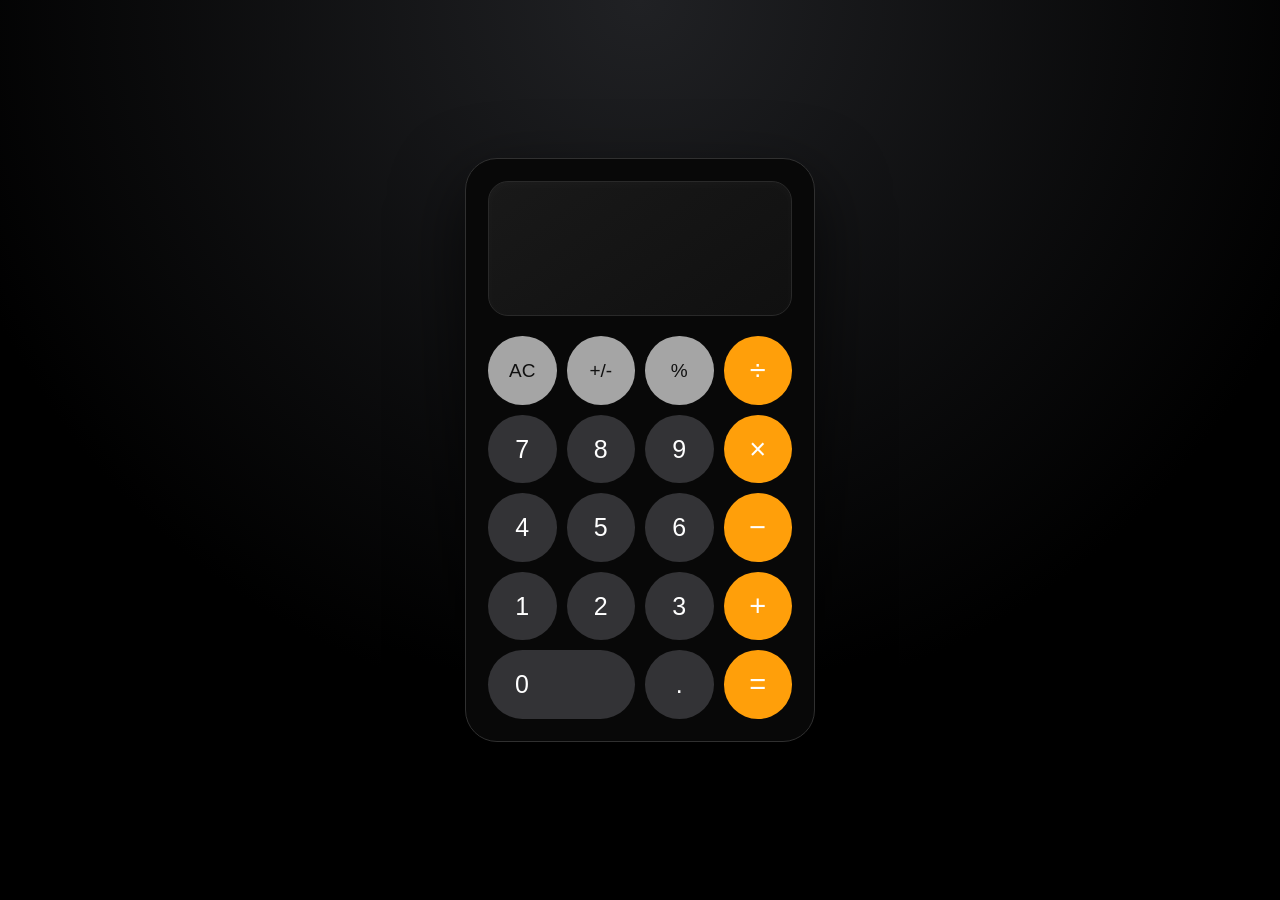
<file: Projects/Calculator/index.html>
<!DOCTYPE html>
<html lang="en">
<head>
    <meta charset="UTF-8">
    <meta name="viewport" content="width=device-width, initial-scale=1.0">
    <title>iPhone Calculator</title>
    <link rel="stylesheet" href="style.css">
</head>
<body>

    <main class="calculator">

        <div class="display">
            <h1 id="result"></h1>
        </div>

        <div class="buttons">
            <button class="utility" id="C" onclick = "clearCalc()">AC</button>
            <button class="utility" id="sign">+/-</button>
            <button class="utility" id="percent" onclick = "appendKey('%')">%</button>
            <button class="operator" id="/" onclick = "appendKey('/')">÷</button>

            <button class="number" id="7" onclick = "appendKey('7')">7</button>
            <button class="number" id="8" onclick = "appendKey('8')">8</button>
            <button class="number" id="9" onclick = "appendKey('9')">9</button>
            <button class="operator" id="*" onclick = "appendKey('*')">×</button>

            <button class="number" id="4" onclick = "appendKey('4')">4</button>
            <button class="number" id="5" onclick = "appendKey('5')">5</button>
            <button class="number" id="6" onclick = "appendKey('6')">6</button>
            <button class="operator" id="-" onclick = "appendKey('-')">−</button>

            <button class="number" id="1" onclick = "appendKey('1')">1</button>
            <button class="number" id="2" onclick = "appendKey('2')">2</button>
            <button class="number" id="3" onclick = "appendKey('3')">3</button>
            <button class="operator" id="+" onclick = "appendKey('+')">+</button>

            <button class="number zero" id="0" onclick = "appendKey('0')">0</button>
            <button class="number" id="decimal" onclick = "appendKey('.')">.</button>
            <button class="operator" id="equals" onclick = "calculate()">=</button>
        </div>
    </main>
    <script src="index.js"></script>
</body>
</html>
</file>
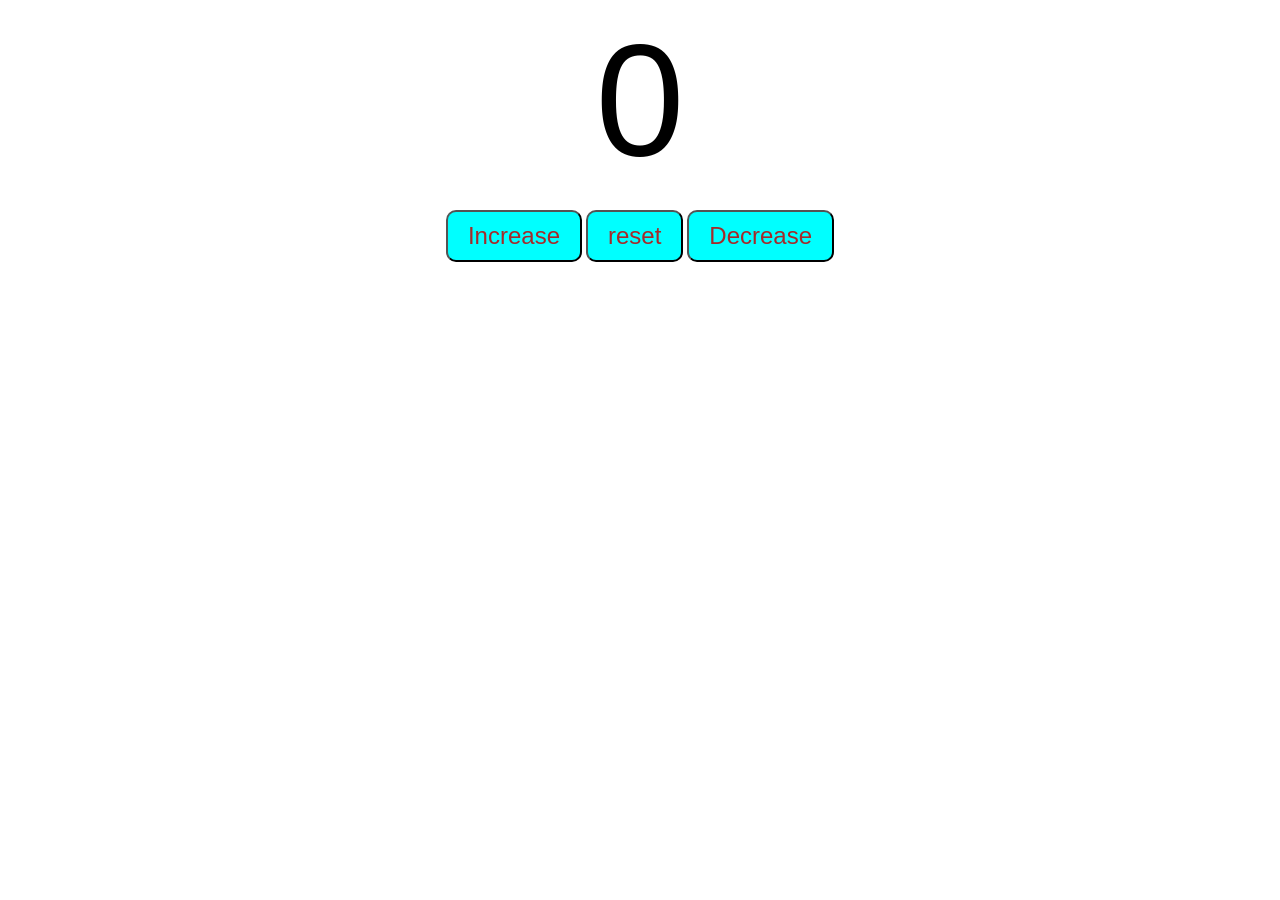
<file: Projects/Counter App/index.html>
<!DOCTYPE html>
<html lang="en">
<head>
    <meta charset="UTF-8">
    <meta name="viewport" content="width=device-width, initial-scale=1.0">
    <title>Document</title>
    <link rel="stylesheet" href="style.css">
</head>
<body>
    <label id = "count">0</label><br>
    <div id = div1>
        <button id = "inc" class = "btns">Increase</button>
        <button id = "rst" class = "btns">reset</button>
        <button id = "dec" class = "btns">Decrease</button>
    </div>
    <script src="index.js"></script>
</body>
</html>
</file>
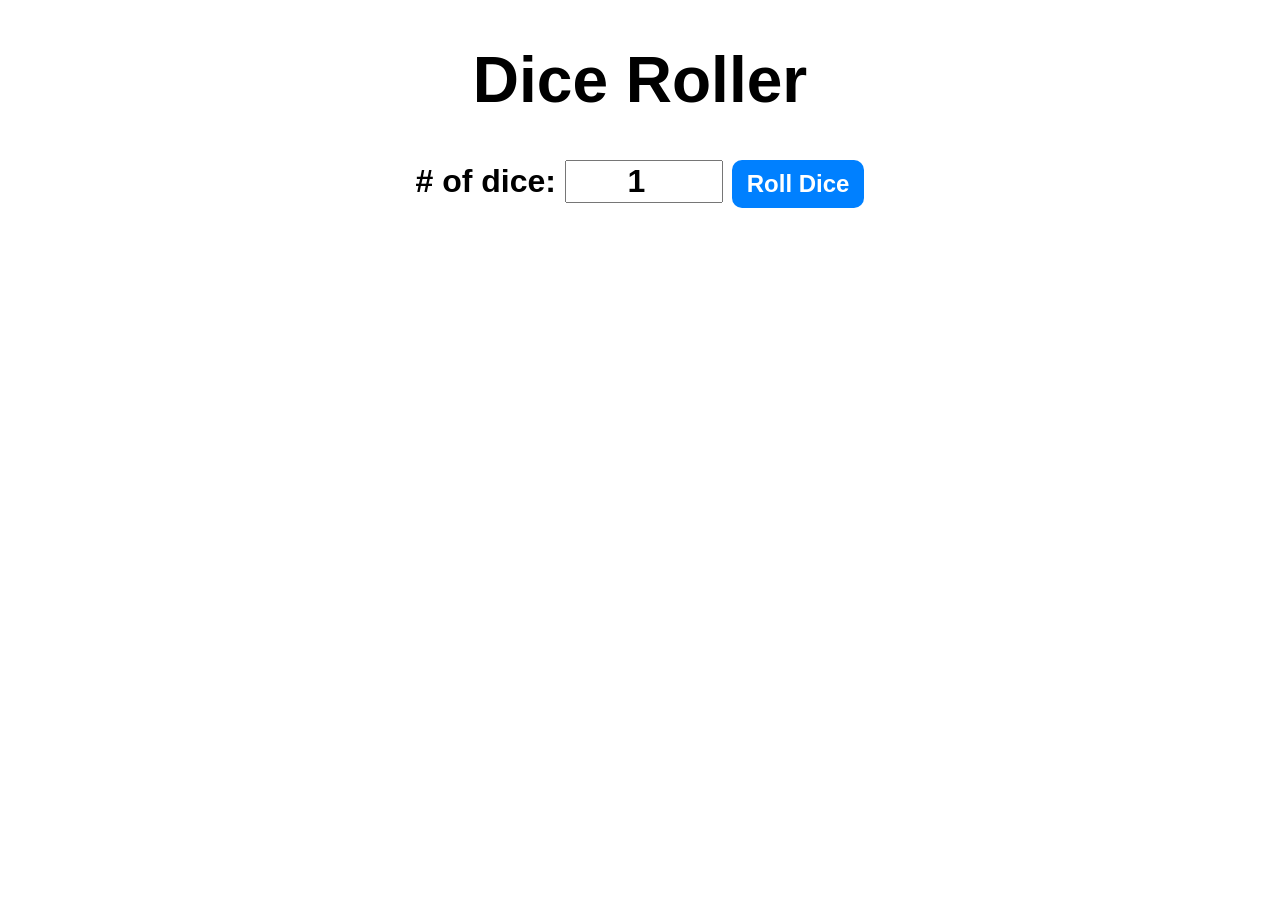
<file: Projects/Dice Roller/index.html>
<!DOCTYPE html>
<html lang="en">
<head>
    <meta charset="UTF-8">
    <meta name="viewport" content="width=device-width, initial-scale=1.0">
    <title>Document</title>
    <link rel="stylesheet" href="style.css">
</head>
<body>
    <div id = "container">
        <h1>Dice Roller</h1>
        <label># of dice:</label>
        <input type = "number" value = "1" min = "1"  id = "numOfDice">
        <button onclick="rollDice()">Roll Dice</button>
        <div id = "result"></div>
        <div id = "image"></div>
    </div>

    <script src = "index.js"></script>
</body>
</html>
</file>
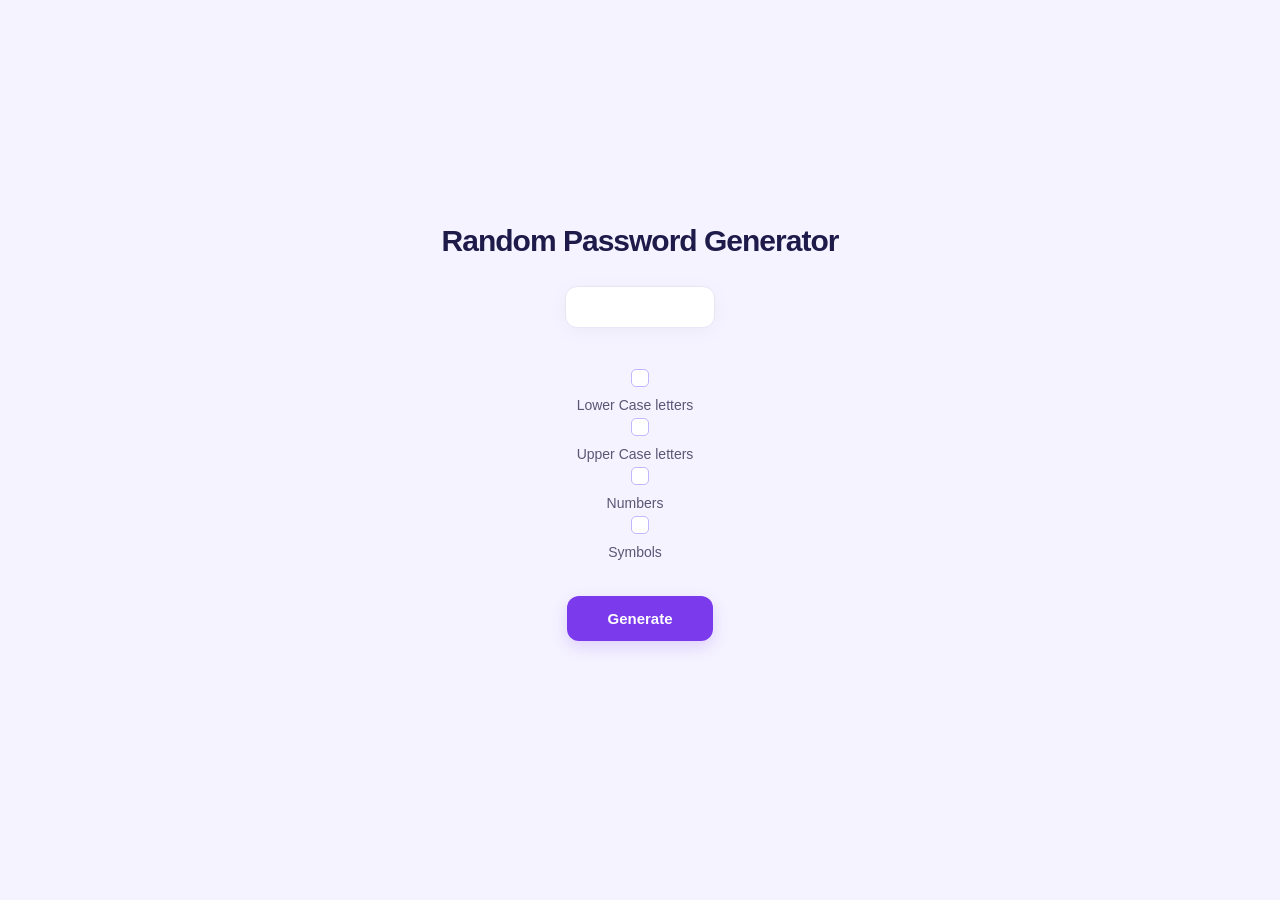
<file: Projects/Random Password Generator/index.html>
<!DOCTYPE html>
<html lang="en">
<head>
    <meta charset="UTF-8">
    <meta name="viewport" content="width=device-width, initial-scale=1.0">
    <title>Document</title>
    <link rel="stylesheet" href="style.css">
</head>
<body>
    <h1>Random Password Generator</h1>

    <input id = "pass" type="number"><br><br>

    <input type = "checkbox" id = "lower">
    <label for="lower">Lower Case letters</label>

    <input type = "checkbox" id = "upper">
    <label for="upper">Upper Case letters</label>
    
    <input type = "checkbox" id = "numbers">
    <label for="numbers">Numbers</label>
    
    <input type = "checkbox" id = "symbols">
    <label for="symbols">Symbols</label>

    <br><br>

    <button type="submit" id = "btn" onclick = "generate()">Generate</button>
    <br><br>
    <h3 id = "h3"></h3>

    <script src = "index.js"></script>
</body>
</html>
</file>
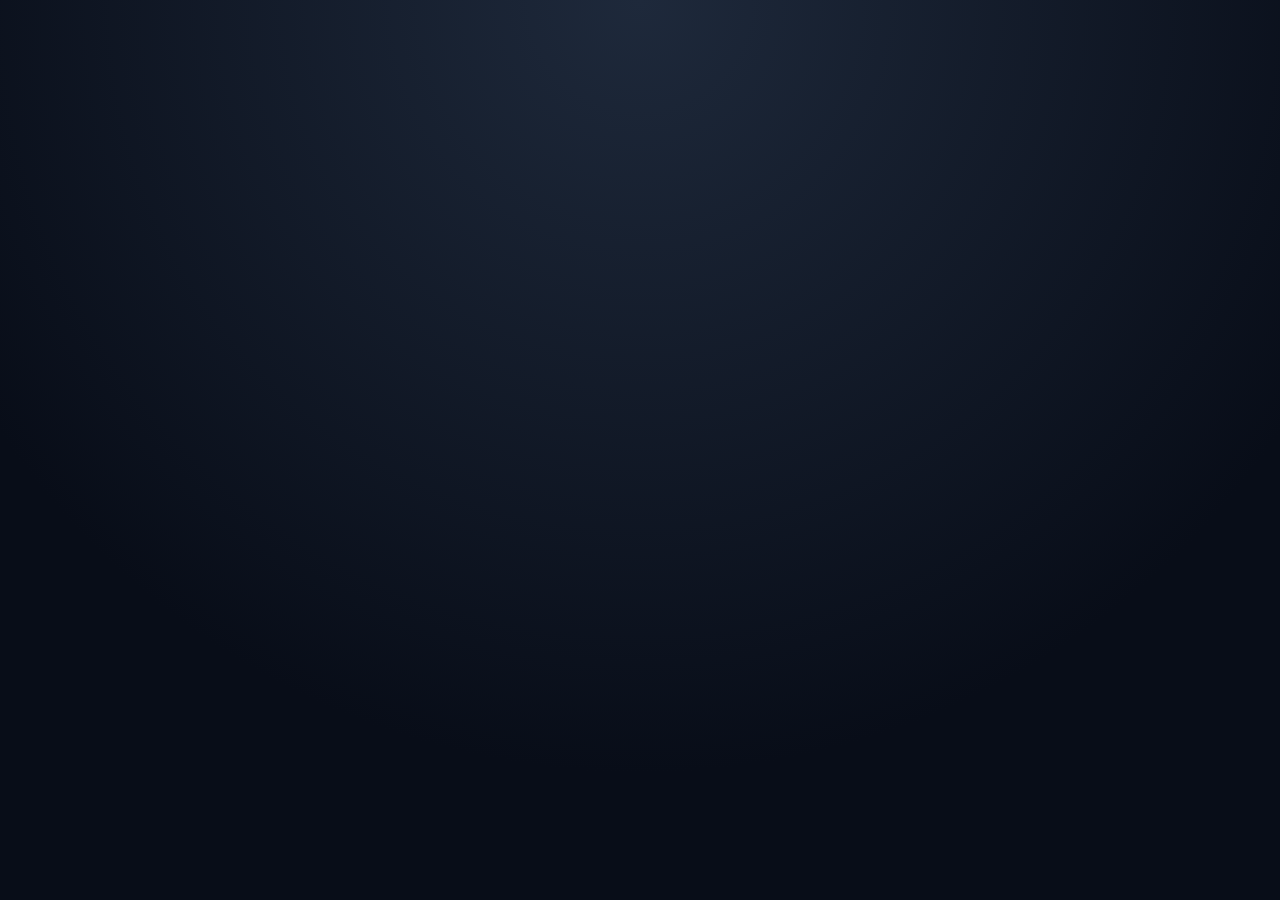
<file: Projects/Rock-Paper-Scissors/index.html>
<!DOCTYPE html>
<html lang="en">
<head>
    <meta charset="UTF-8">
    <meta name="viewport" content="width=device-width, initial-scale=1.0">
    <title>Rock Paper Scissors</title>
    <link rel="stylesheet" href="style.css">
</head>
<body>

    
    
    <script src = "index.js"></script>
</body>
</html>
</file>
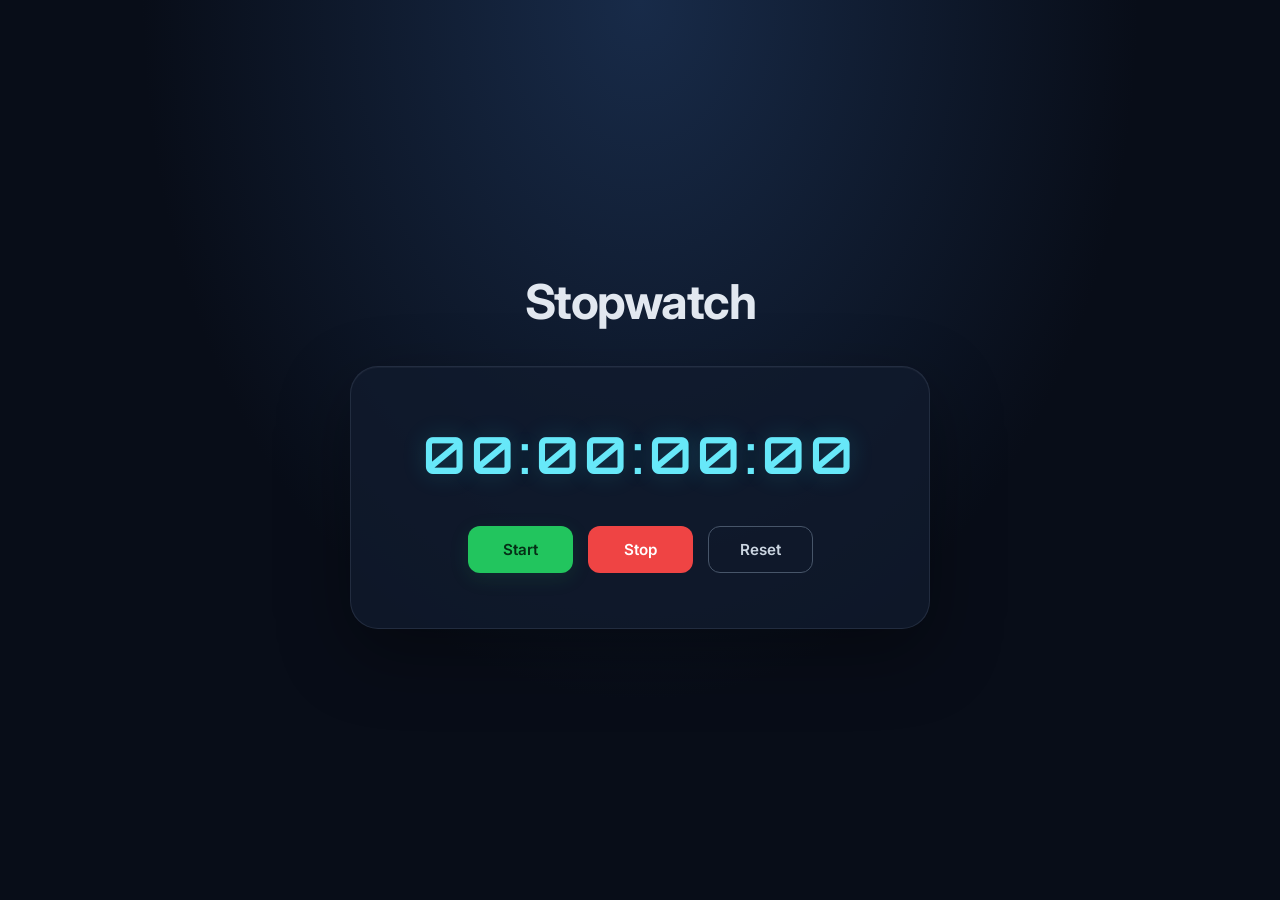
<file: Projects/Stopwatch/index.html>
<!DOCTYPE html>
<html lang="en">
<head>
    <meta charset="UTF-8">
    <meta name="viewport" content="width=device-width, initial-scale=1.0">
    <title>Document</title>
    <link rel="stylesheet" href="style.css">
</head>
<body>
    <h1 id = "h1">Stopwatch</h1>
    <div>
        <h1 id = "timer">00:00:00:00</h1>
        <button id = "start" onclick = "start()">Start</button>
        <button id = "stop" onclick = "stop()">Stop</button>
        <button id = "reset" onclick = "reset()">Reset</button>
    </div>
    
    <script src = "index.js"></script>
</body>
</html>
</file>
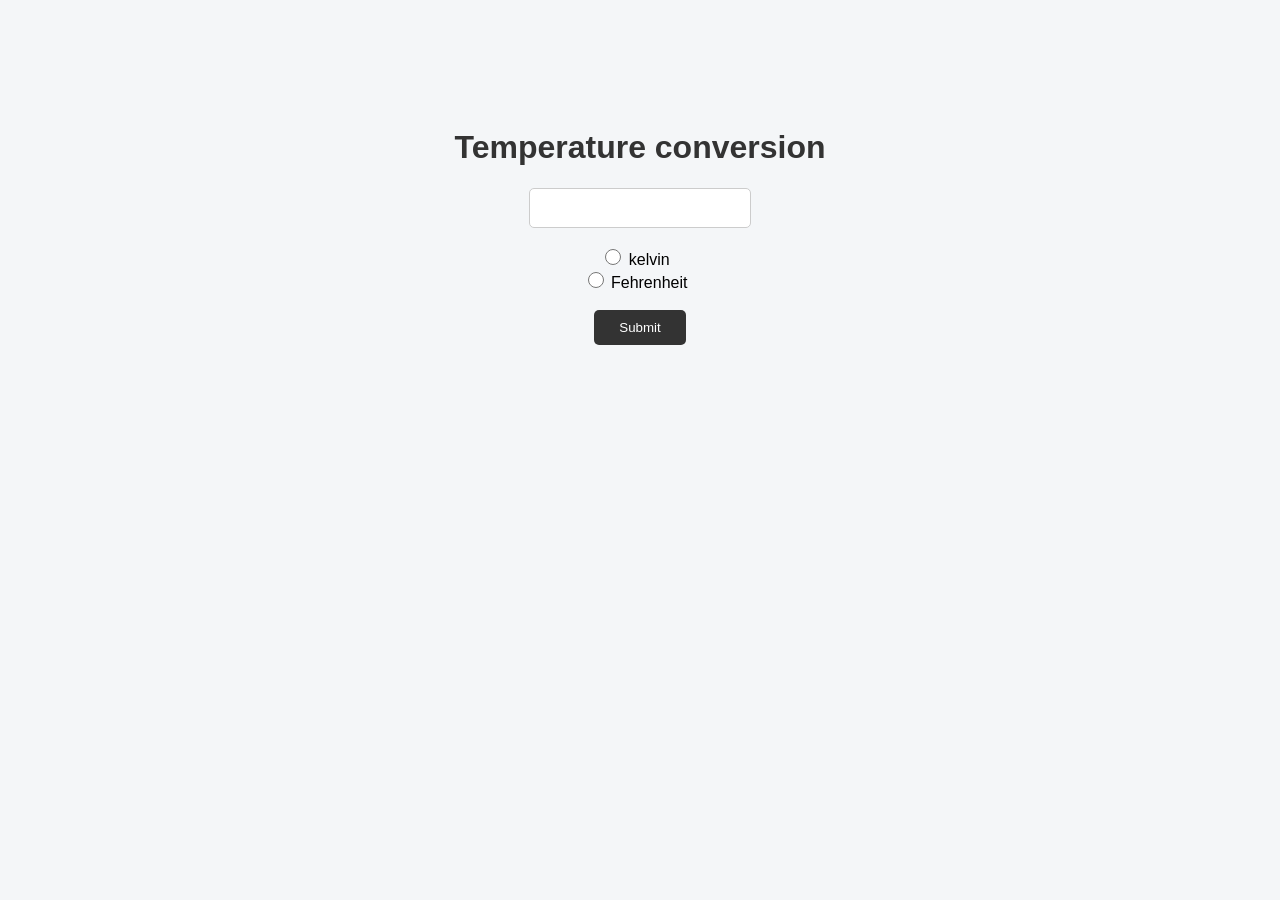
<file: Projects/Temperature Conversion/index.html>
<!DOCTYPE html>
<html lang="en">
<head>
    <meta charset="UTF-8">
    <meta name="viewport" content="width=device-width, initial-scale=1.0">
    <title>Document</title>
    <link rel="stylesheet" href="style.css">
</head>
<body>
    
    <h1 id = "h1">Temperature conversion</h1>
    <input id = "temp"><br><br>

    <input type="radio" id = "kel" name = "mode">
    <label for="kel">kelvin</label><br>
    
    <input type="radio" id = "feh" name = "mode">
    <label for="feh">Fehrenheit</label><br><br>

    <button type="submit" id = "btn">Submit</button>
    
    <h1 id = "res"></h1>

    <script src = "index.js"></script>
</body>
</html>
</file>
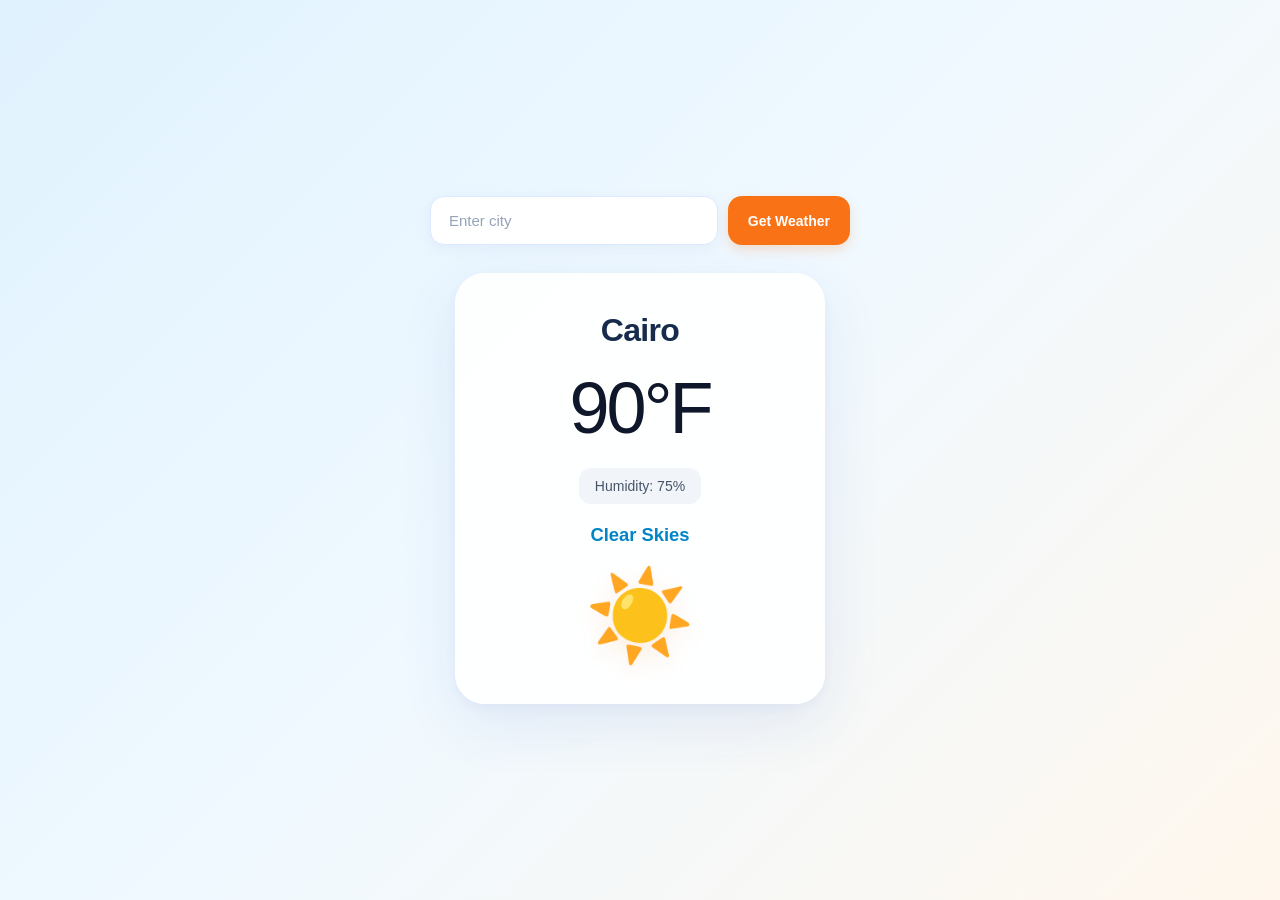
<file: Projects/Weather App/index.html>
<!DOCTYPE html>
<html lang="en">
<head>
    <meta charset="UTF-8">
    <meta name="viewport" content="width=device-width, initial-scale=1.0">
    <title>🌤️ Weather App | Live Weather Forecast</title>
    <link rel="stylesheet" href="style.css">
</head>
<body>

    <form id = "weather">
        <input type="text" class="cityInput" placeholder="Enter city">
        <button type = "submit">Get Weather</button>
    </form>
    <div class = "card">
        <h1 class = "cityDisplay">Cairo</h1>
        <p class = "temp">90°F</p>
        <p class = "humidity">Humidity: 75%</p>
        <p class = "desc">Clear skies</p>
        <p class = "emoji">☀️ </p>
        <p class = "error">Please enter a city</p>
    </div>

    <script src = "index.js"></script>
</body>
</html>
</file>
<file: Projects/Calculator/style.css>
* {
    margin: 0;
    padding: 0;
    box-sizing: border-box;
}

body {
    min-height: 100vh;
    display: flex;
    justify-content: center;
    align-items: center;
    padding: 20px;
    background: radial-gradient(circle at top, #202124, #000 65%);
    font-family: -apple-system, BlinkMacSystemFont, "Segoe UI", sans-serif;
}

/* Calculator body */
.calculator {
    width: 350px;
    padding: 22px;
    border: 1px solid #303030;
    border-radius: 32px;
    background: #080808;
    box-shadow: 0 25px 70px rgba(0, 0, 0, 0.65);
}

/* Display screen */
.display {
    height: 135px;
    display: flex;
    align-items: flex-end;
    justify-content: flex-end;
    padding: 18px;
    margin-bottom: 20px;
    overflow: hidden;
    border: 1px solid #292929;
    border-radius: 20px;
    background: linear-gradient(145deg, #191919, #101010);
    box-shadow: inset 0 3px 12px rgba(255, 255, 255, 0.025);
}

#result {
    max-width: 100%;
    color: #f5f5f7;
    font-size: 64px;
    font-weight: 300;
    line-height: 1.1;
    text-align: right;
    overflow-wrap: anywhere;
}

/* Button grid */
.buttons {
    display: grid;
    grid-template-columns: repeat(4, minmax(0, 1fr));
    gap: 10px;
}

/* General button style */
button {
    aspect-ratio: 1;
    width: 100%;
    border: none;
    border-radius: 50%;
    color: #fff;
    font-family: inherit;
    font-size: 25px;
    font-weight: 400;
    cursor: pointer;
    user-select: none;
    -webkit-tap-highlight-color: transparent;
    transition: filter 0.15s ease, transform 0.1s ease;
}

button:hover {
    filter: brightness(1.25);
}

button:active {
    transform: scale(0.92);
    filter: brightness(1.4);
}

/* Number keys */
.number {
    background: #333336;
}

/* Utility keys */
.utility {
    background: #a5a5a5;
    color: #111;
    font-size: 19px;
}

/* Orange operator keys */
.operator {
    background: #ff9f0a;
    font-size: 29px;
    font-weight: 500;
}

/* Wide zero key */
.zero {
    grid-column: span 2;
    aspect-ratio: auto;
    border-radius: 40px;
    text-align: left;
    padding-left: 27px;
}

/* Smaller screens */
@media (max-width: 390px) {
    .calculator {
        width: min(350px, 100%);
        padding: 16px;
    }

    .buttons {
        gap: 8px;
    }

    .display {
        height: 120px;
    }

    #result {
        font-size: clamp(38px, 12vw, 60px);
    }

    button {
        font-size: 22px;
    }

    .utility {
        font-size: 16px;
    }
}
</file>
<file: Projects/Counter App/style.css>
#count {
    display: block;
    text-align: center;
    font-size: 10em;
    font-family:'Franklin Gothic Medium', 'Arial Narrow', Arial, sans-serif;
}

#div1 {
    text-align: center;
}

.btns {
    padding: 10px 20px;
    font-size: 1.5em;
    color: brown;
    background-color:aqua;
    border-radius: 10px;
    cursor: pointer;
    transition: background-color .25;
}

.btns:hover {
    background-color: hsl(214, 100%, 56%)
}
</file>
<file: Projects/Dice Roller/style.css>
#container {
    font-family: Arial, Helvetica, sans-serif;
    text-align: center;
    font-size: 2rem;
    font-weight: bold;
}

button {
    font-size: 1.5rem;
    padding: 10px 15px;
    border-radius: 10px;
    border: none;
    background-color: hsl(210, 100%, 50%);
    color: white;
    font-weight: bold;
    cursor: pointer;
}

button:hover {
    background-color: hsl(210, 100%, 60%)
}

button:active {
    background-color: hsl(210, 100%, 70%)
}

input {
    font-size: 2rem;
    width: 150px;
    text-align: center;
    font-weight: bold;
}

#result {
    margin: 25px;
}

#image img{
    width: 150px;
    margin: 5px;
}
</file>
<file: Projects/Random Password Generator/style.css>
* {
    margin: 0;
    padding: 0;
    box-sizing: border-box;
}

body {
    min-height: 100vh;
    display: flex;
    flex-direction: column;
    align-items: center;
    justify-content: center;
    padding: 24px;
    font-family: Arial, sans-serif;
    background: #f5f3ff;
    color: #1e1b4b;
}

h1 {
    font-size: 30px;
    font-weight: 700;
    letter-spacing: -1px;
    text-align: center;
    margin-bottom: 28px;
}

#pass {
    width: 150px;
    max-width: 100%;
    padding: 10px;
    border: 1px solid #e9e5f5;
    border-radius: 12px;
    background: #ffffff;
    color: #4f46e5;
    font-size: 17px;
    text-align: center;
    outline: none;
    box-shadow: 0 4px 20px rgba(30, 27, 75, 0.04);
    transition: border-color 0.2s;
}

#pass:focus {
    border-color: #8b5cf6;
}

input[type="checkbox"] {
    appearance: none;
    width: 18px;
    height: 18px;
    flex-shrink: 0;
    border: 1.5px solid #c4b5fd;
    border-radius: 5px;
    background: white;
    cursor: pointer;
    vertical-align: middle;
    transition: 0.2s ease;
    margin: 5px 10px 10px 10px;
}

input[type="checkbox"]:checked {
    background: #7c3aed;
    border-color: #7c3aed;
}

input[type="checkbox"]:checked::after {
    content: "✓";
    display: block;
    color: white;
    text-align: center;
    line-height: 16px;
    font-size: 12px;
}

label {
    color: #5b5675;
    font-size: 14px;
    cursor: pointer;
    margin-right: 10px;
}

#btn {
    padding: 14px 40px;
    border: none;
    border-radius: 12px;
    background: #7c3aed;
    color: white;
    font-size: 15px;
    font-weight: 600;
    cursor: pointer;
    box-shadow: 0 6px 16px rgba(124, 58, 237, 0.18);
    transition: 0.2s ease;
}

#btn:hover {
    background: #6d28d9;
    box-shadow: 0 8px 22px rgba(124, 58, 237, 0.25);
    transform: translateY(-2px);
}

#btn:active {
    transform: translateY(0);
}

br + br {
    line-height: 1.5;
}
</file>
<file: Projects/Rock-Paper-Scissors/style.css>
* {
    margin: 0;
    padding: 0;
    box-sizing: border-box;
}

body {
    min-height: 100vh;
    display: flex;
    flex-direction: column;
    align-items: center;
    justify-content: center;
    gap: 22px;
    padding: 30px 15px;
    font-family: 'Segoe UI', sans-serif;
    color: #f1f5f9;
    background: radial-gradient(circle at top, #1e293b, #080d18 70%);
}

/* Game title */
#RPS {
    font-size: clamp(2rem, 5vw, 3.2rem);
    font-weight: 800;
    text-align: center;
    letter-spacing: -1px;
    background: linear-gradient(90deg, #38bdf8, #818cf8, #c084fc);
    -webkit-background-clip: text;
    background-clip: text;
    color: transparent;
    margin-bottom: 10px;
}

/* Buttons container */
body > div {
    display: flex;
    justify-content: center;
    align-items: center;
    gap: 18px;
}

/* Game buttons */
button {
    width: 110px;
    height: 110px;
    border: 1px solid #334155;
    border-radius: 25px;
    background: rgba(30, 41, 59, 0.75);
    font-size: 3rem;
    cursor: pointer;
    box-shadow: 0 8px 25px rgba(0, 0, 0, 0.25);
    transition: transform 0.25s ease,
                background 0.25s ease,
                border-color 0.25s ease,
                box-shadow 0.25s ease;
}

button:hover {
    transform: translateY(-7px) scale(1.05);
    background: #263750;
    border-color: #38bdf8;
    box-shadow: 0 10px 30px rgba(56, 189, 248, 0.2);
}

button:active {
    transform: scale(0.94);
}

/* Player and computer choices */
#player,
#computer {
    width: min(340px, 90vw);
    padding: 15px 20px;
    border: 1px solid #263449;
    border-radius: 14px;
    background: rgba(15, 23, 42, 0.8);
    font-size: 1.1rem;
    font-weight: 500;
    color: #cbd5e1;
    box-shadow: 0 5px 20px rgba(0, 0, 0, 0.15);
}

#player {
    border-left: 4px solid #38bdf8;
}

#computer {
    border-left: 4px solid #c084fc;
}

/* Game result */
#res {
    min-height: 45px;
    text-align: center;
    font-size: clamp(1.5rem, 4vw, 2.2rem);
    font-weight: 800;
    color: #4ade80;
}

/* Score cards */
#player-score,
#computer-score {
    width: min(340px, 90vw);
    display: flex;
    justify-content: space-between;
    align-items: center;
    padding: 13px 18px;
    border-radius: 12px;
    background: #111c2e;
    border: 1px solid #263449;
    font-size: 1rem;
    font-weight: 600;
    color: #e2e8f0;
}

#player-score {
    border-bottom: 3px solid #38bdf8;
}

#computer-score {
    border-bottom: 3px solid #c084fc;
}

/* Responsive design */
@media (max-width: 480px) {
    body {
        gap: 18px;
    }

    body > div {
        gap: 12px;
    }

    button {
        width: 85px;
        height: 85px;
        font-size: 2.4rem;
        border-radius: 20px;
    }

    #RPS {
        letter-spacing: -0.5px;
    }
}

.win {
    color: rgb(37, 185, 37);
}

.lose {
    color: rgb(226, 28, 28);
}
</file>
<file: Projects/Stopwatch/style.css>
@import url('https://fonts.googleapis.com/css2?family=Inter:wght@400;500;600;700;800&family=Orbitron:wght@500;600;700&display=swap');

* {
    margin: 0;
    padding: 0;
    box-sizing: border-box;
}

body {
    min-height: 100vh;
    display: flex;
    flex-direction: column;
    justify-content: center;
    align-items: center;
    gap: 35px;

    background:
        radial-gradient(ellipse at top, #182b49 0%, transparent 55%),
        #080d18;

    color: #f1f5f9;
    font-family: 'Inter', sans-serif;
}

#h1 {
    font-size: clamp(2rem, 5vw, 3rem);
    font-weight: 700;
    letter-spacing: -1.5px;
    color: #e2e8f0;
}

body > div {
    width: min(90%, 580px);
    padding: 55px 35px;
    display: flex;
    flex-wrap: wrap;
    justify-content: center;
    align-items: center;
    gap: 15px;

    background: rgba(17, 27, 46, 0.8);
    border: 1px solid rgba(148, 163, 184, 0.15);
    border-radius: 28px;

    box-shadow:
        0 25px 70px rgba(0, 0, 0, 0.35),
        inset 0 1px 0 rgba(255, 255, 255, 0.04);
}

#timer {
    flex-basis: 100%;
    margin-bottom: 25px;

    font-family: 'Orbitron', monospace;
    font-size: clamp(1.7rem, 6vw, 3.2rem);
    font-weight: 600;
    letter-spacing: 5px;
    text-align: center;
    white-space: nowrap;

    color: #67e8f9;
    text-shadow: 0 0 25px rgba(34, 211, 238, 0.2);
    font-variant-numeric: tabular-nums;
}

button {
    min-width: 105px;
    padding: 13px 22px;

    border: 1px solid transparent;
    border-radius: 12px;

    font-family: 'Inter', sans-serif;
    font-size: 0.95rem;
    font-weight: 600;

    cursor: pointer;
    transition:
        background 0.2s ease,
        border-color 0.2s ease,
        transform 0.2s ease,
        box-shadow 0.2s ease;
}

button:hover {
    transform: translateY(-2px);
}

button:active {
    transform: translateY(0);
}

#start {
    background: #22c55e;
    color: #052e16;
    box-shadow: 0 5px 20px rgba(34, 197, 94, 0.12);
}

#start:hover {
    background: #4ade80;
    box-shadow: 0 6px 25px rgba(34, 197, 94, 0.22);
}

#stop {
    background: #ef4444;
    color: #fff;
}

#stop:hover {
    background: #f87171;
    box-shadow: 0 6px 20px rgba(239, 68, 68, 0.18);
}

#reset {
    background: transparent;
    color: #cbd5e1;
    border-color: #475569;
}

#reset:hover {
    background: #263449;
    border-color: #64748b;
}

button:focus-visible {
    outline: 2px solid #67e8f9;
    outline-offset: 4px;
}

@media (max-width: 480px) {
    body > div {
        padding: 40px 15px;
        gap: 10px;
        border-radius: 22px;
    }

    #timer {
        letter-spacing: 0;
        margin-bottom: 20px;
    }

    button {
        min-width: 85px;
        padding: 12px 14px;
    }
}
</file>
<file: Projects/Temperature Conversion/style.css>
body {
    font-family: Arial, sans-serif;
    background: #f4f6f8;
    text-align: center;
    padding-top: 100px;
}

#h1 {
    color: #333;
}

#temp {
    padding: 10px;
    border: 1px solid #ccc;
    border-radius: 5px;
    font-size: 16px;
}

#btn {
    padding: 10px 25px;
    background: #333;
    color: white;
    border: none;
    border-radius: 5px;
    cursor: pointer;
}

#btn:hover {
    background: #555;
}

#res {
    color: #2563eb;
}

input[type="radio"] {
    accent-color: #333;
    width: 16px;
    height: 16px;
    cursor: pointer;
}

label {
    cursor: pointer;
    font-size: 16px;
    margin-right: 10px;
}
</file>
<file: Projects/Weather App/style.css>
/* ===== Global Styles ===== */
* {
    margin: 0;
    padding: 0;
    box-sizing: border-box;
}

body {
    min-height: 100vh;
    display: flex;
    flex-direction: column;
    justify-content: center;
    align-items: center;
    gap: 28px;
    padding: 24px;

    font-family: "Segoe UI", Arial, sans-serif;
    color: #172b4d;

    background: linear-gradient(
        135deg,
        #e0f2fe 0%,
        #f0f9ff 50%,
        #fff7ed 100%
    );
}

/* ===== Search Form ===== */
form {
    display: flex;
    gap: 10px;
    width: 100%;
    max-width: 420px;
}

.cityInput {
    flex: 1;
    min-width: 0;
    padding: 15px 18px;

    font-size: 15px;
    color: #172b4d;
    background: #ffffff;

    border: 1px solid #dbeafe;
    border-radius: 14px;
    outline: none;

    box-shadow: 0 4px 15px rgba(30, 64, 175, 0.05);
    transition: 0.25s ease;
}

.cityInput::placeholder {
    color: #94a3b8;
}

.cityInput:focus {
    border-color: #38bdf8;
    box-shadow: 0 0 0 4px rgba(56, 189, 248, 0.15);
}

/* ===== Search Button ===== */
button {
    padding: 15px 20px;

    font-size: 14px;
    font-weight: 700;
    color: #ffffff;

    background: #f97316;
    border: none;
    border-radius: 14px;

    cursor: pointer;
    white-space: nowrap;

    box-shadow: 0 5px 12px rgba(249, 115, 22, 0.2);
    transition: 0.25s ease;
}

button:hover {
    background: #ea580c;
    transform: translateY(-2px);
    box-shadow: 0 8px 18px rgba(249, 115, 22, 0.25);
}

button:active {
    transform: scale(0.97);
}

/* ===== Weather Card ===== */
.card {
    width: 100%;
    max-width: 370px;
    min-height: 420px;
    padding: 38px 28px;

    display: flex;
    flex-direction: column;
    align-items: center;
    justify-content: center;
    gap: 20px;

    text-align: center;
    background: rgba(255, 255, 255, 0.9);

    border: 1px solid rgba(255, 255, 255, 0.9);
    border-radius: 30px;

    box-shadow:
        0 20px 60px rgba(30, 64, 175, 0.09),
        0 4px 12px rgba(30, 64, 175, 0.04);

    animation: cardEnter 0.6s ease-out;
}

/* ===== City Name ===== */
.cityDisplay {
    font-size: 2rem;
    font-weight: 700;
    letter-spacing: -0.7px;
    color: #172b4d;
    overflow-wrap: anywhere;
}

/* ===== Temperature ===== */
.temp {
    font-size: 4.5rem;
    font-weight: 300;
    line-height: 1.1;
    letter-spacing: -3px;
    color: #0f172a;
}

/* ===== Humidity ===== */
.humidity {
    padding: 10px 16px;

    font-size: 14px;
    font-weight: 500;
    color: #475569;

    background: #f1f5f9;
    border-radius: 12px;
}

/* ===== Weather Description ===== */
.desc {
    font-size: 1.15rem;
    font-weight: 600;
    color: #0284c7;
    text-transform: capitalize;
}

/* ===== Weather Emoji ===== */
.emoji {
    font-size: 5.5rem;
    line-height: 1.1;
    margin-top: 2px;

    filter: drop-shadow(0 8px 10px rgba(249, 115, 22, 0.12));
    animation: weatherFloat 3s ease-in-out infinite;
}

/* ===== Error Message ===== */
.error {
    display: none;
    max-width: 100%;

    font-size: 14px;
    font-weight: 600;
    line-height: 1.5;
    color: #dc2626;

    background: #fef2f2;
    padding: 10px 14px;
    border-radius: 10px;
}

/* ===== Animations ===== */
@keyframes cardEnter {
    from {
        opacity: 0;
        transform: translateY(18px);
    }

    to {
        opacity: 1;
        transform: translateY(0);
    }
}

@keyframes weatherFloat {
    0%, 100% {
        transform: translateY(0);
    }

    50% {
        transform: translateY(-8px);
    }
}

/* ===== Tablet & Mobile ===== */
@media (max-width: 480px) {
    body {
        padding: 18px;
        gap: 22px;
    }

    form {
        flex-direction: column;
        max-width: 370px;
    }

    .cityInput,
    button {
        width: 100%;
        padding: 15px;
    }

    .card {
        max-width: 370px;
        min-height: 390px;
        padding: 30px 20px;
        gap: 18px;
        border-radius: 25px;
    }

    .cityDisplay {
        font-size: 1.8rem;
    }

    .temp {
        font-size: 3.8rem;
    }

    .emoji {
        font-size: 4.8rem;
    }
}

/* ===== Accessibility ===== */
@media (prefers-reduced-motion: reduce) {
    *,
    *::before,
    *::after {
        animation: none !important;
        transition: none !important;
    }
}
</file>
